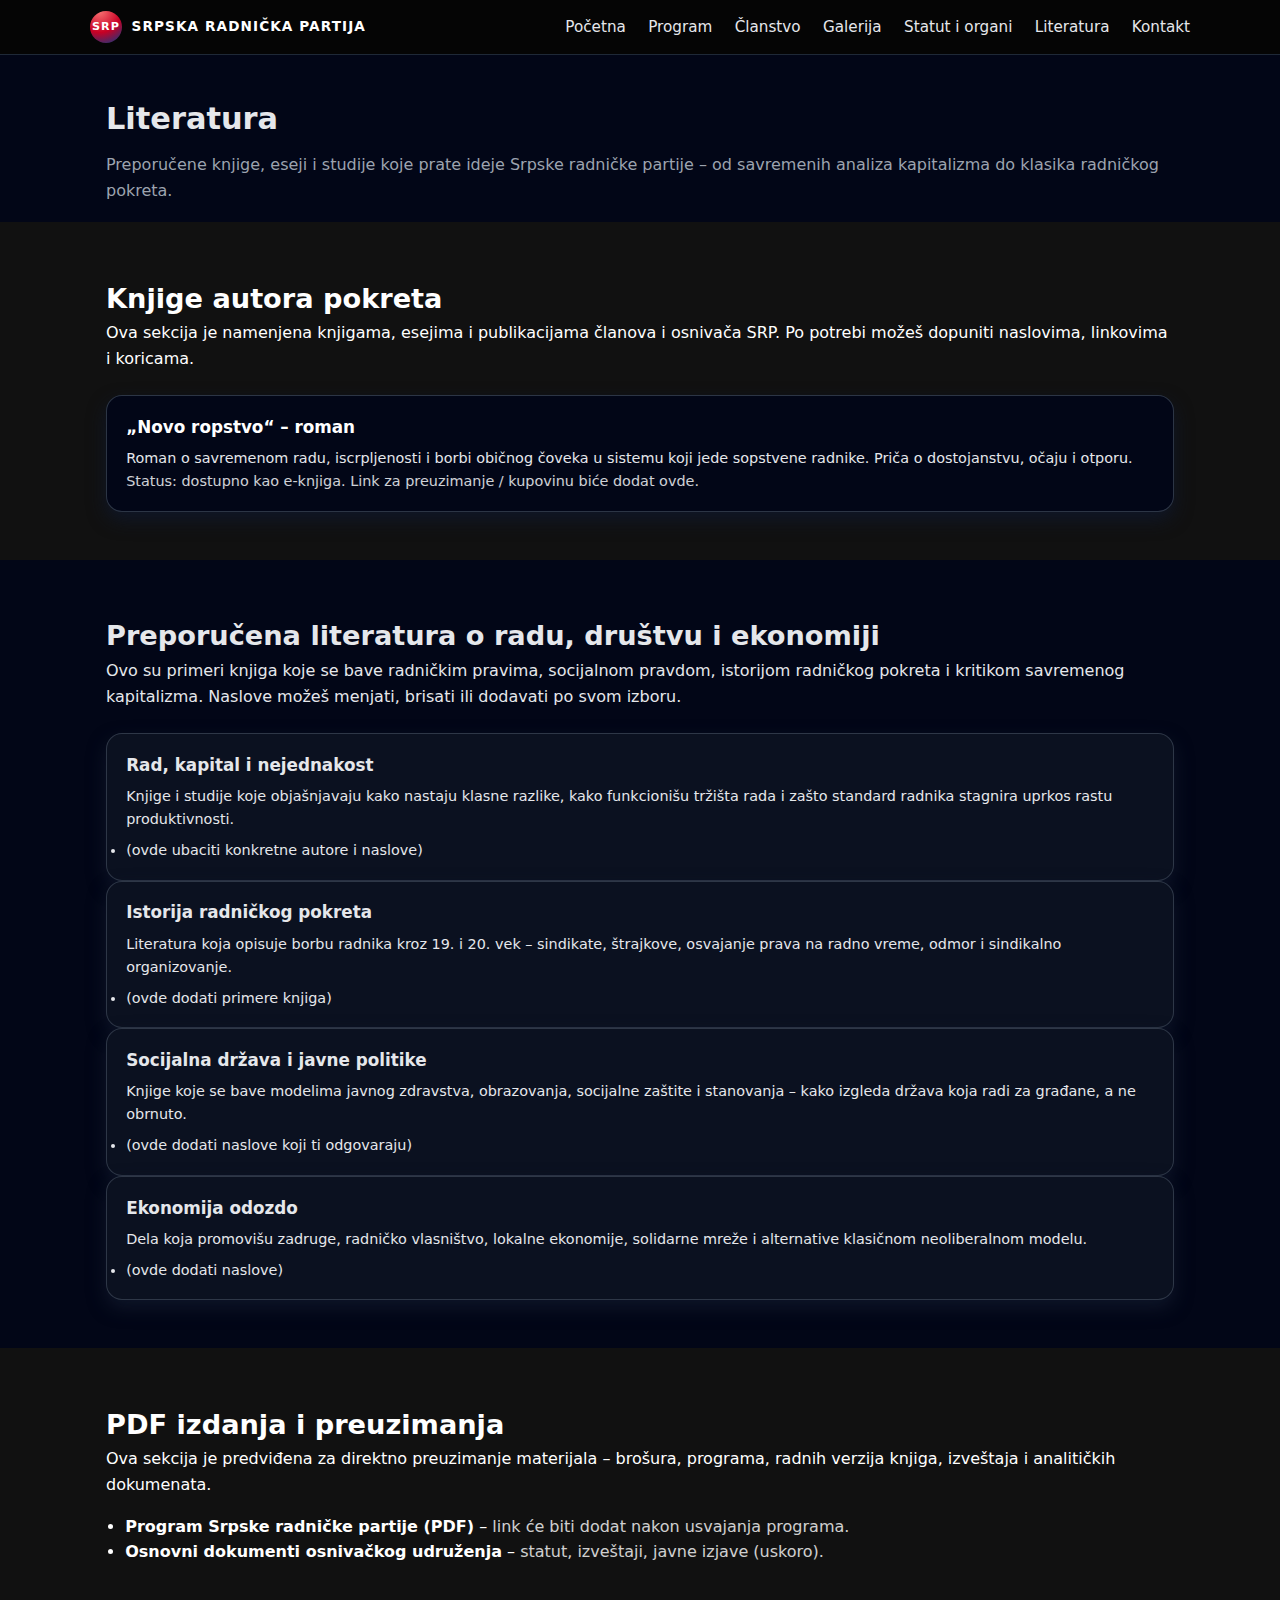
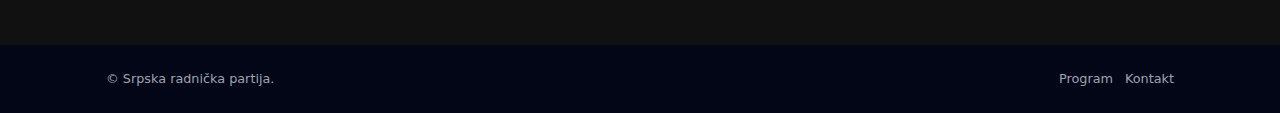
<file: literatura.html>
<!DOCTYPE html>
<html lang="sr">
<head>
  <meta charset="UTF-8" />
  <meta name="viewport" content="width=device-width, initial-scale=1" />

<title>Literatura-Srpska radnička partija – Za prava radnika</title>
<meta name="description" content="Srpska radnička partija je pokret radnika, nezaposlenih i ugroženih slojeva društva. Borimo se za dostojanstvo rada, socijalnu pravdu i efikasnu, ne-birokratsku državu." />

<link rel="canonical" href="https://novo-ropstvo.github.io/srpska-radnicka-partija/" />

<meta property="og:type" content="website">
<meta property="og:title" content="Srpska radnička partija – Za prava radnika">
<meta property="og:description" content="Pokret za prava radnika, socijalnu pravdu i efikasnu državu. Pročitaj program, preuzmi materijale i priključi se.">
<meta property="og:url" content="https://novo-ropstvo.github.io/srpska-radnicka-partija/">
<meta property="og:image" content="https://novo-ropstvo.github.io/srpska-radnicka-partija/images/logo.png">

<meta name="twitter:card" content="summary_large_image">
<meta name="twitter:title" content="Srpska radnička partija – Za prava radnika">
<meta name="twitter:description" content="Pokret za prava radnika i socijalnu pravdu.">
<meta name="twitter:image" content="https://novo-ropstvo.github.io/srpska-radnicka-partija/images/logo.png">

<meta name="twitter:card" content="summary_large_image">
<meta name="twitter:title" content="Srpska radnička partija – Za prava radnika">
<meta name="twitter:description" content="Pokret za prava radnika i socijalnu pravdu.">
<meta name="twitter:image" content="https://TVOJ-USERNAEM.github.io/srpska-radnicka-partija/images/logo.png">

  <title>Literatura – Srpska radnička partija</title>
  <meta name="viewport" content="width=device-width, initial-scale=1" />
  <link rel="stylesheet" href="style.css" />
</head>
<body>
  <header>
    <div class="container navbar">
      <a href="index.html" class="logo">
        <div class="logo-mark">SRP</div>
        <span>Srpska radnička partija</span>
      </a>
      <nav>
        <ul class="nav-links">
          <li><a href="index.html">Početna</a></li>
          <li><a href="program.html">Program</a></li>
          <li><a href="clanstvo.html">Članstvo</a></li>
          <li><a href="galerija.html">Galerija</a></li>
          <li><a href="statut.html">Statut i organi</a></li>
          <li><a href="literatura.html">Literatura</a></li>
          <li><a href="kontakt.html">Kontakt</a></li>
        </ul>
      </nav>
      <button class="burger" aria-label="Otvori meni">
        <span></span><span></span><span></span>
      </button>
    </div>
  </header>

  <main>
    <section class="page-hero">
      <div class="container">
        <h1>Literatura</h1>
        <p>
          Preporučene knjige, eseji i studije koje prate ideje Srpske radničke partije – 
          od savremenih analiza kapitalizma do klasika radničkog pokreta.
        </p>
      </div>
    </section>

    <section class="section">
      <div class="container">
        <!-- 1) Tvoje knjige -->
        <h2 class="section-title">Knjige autora pokreta</h2>
        <p style="margin-bottom:1.5rem;">
          Ova sekcija je namenjena knjigama, esejima i publikacijama članova i osnivača SRP. 
          Po potrebi možeš dopuniti naslovima, linkovima i koricama.
        </p>

        <div class="cards-grid">
          <!-- Primer kartice – slobodno izmeni/dupliraj -->
          <article class="card">
            <div class="card-body">
              <h3>„Novo ropstvo“ – roman</h3>
              <p>
                Roman o savremenom radu, iscrpljenosti i borbi običnog čoveka u sistemu 
                koji jede sopstvene radnike. Priča o dostojanstvu, očaju i otporu.
              </p>
              <!-- ako imaš sliku korica, ubaci: <img src="images/novo-ropstvo-korice.png" ...> -->
              <p style="font-size:0.9rem; opacity:0.9;">
                Status: dostupno kao e-knjiga. Link za preuzimanje / kupovinu biće dodat ovde.
              </p>
            </div>
          </article>

          <!-- Dodaj sledeće knjige ovako: -->
          <!--
          <article class="card">
            <div class="card-body">
              <h3>Naziv tvoje druge knjige</h3>
              <p>Kratak opis knjige...</p>
              <p style="font-size:0.9rem; opacity:0.9;">Link / izdavač / godina</p>
            </div>
          </article>
          -->
        </div>
      </div>
    </section>

    <section class="section" style="background:#020617; color:#e5e7eb;">
      <div class="container">
        <!-- 2) Preporučena literatura -->
        <h2 class="section-title">Preporučena literatura o radu, društvu i ekonomiji</h2>
        <p style="margin-bottom:1.5rem;">
          Ovo su primeri knjiga koje se bave radničkim pravima, socijalnom pravdom, 
          istorijom radničkog pokreta i kritikom savremenog kapitalizma. 
          Naslove možeš menjati, brisati ili dodavati po svom izboru.
        </p>

        <div class="cards-grid">
          <article class="card" style="background:#0b1120;">
            <div class="card-body">
              <h3>Rad, kapital i nejednakost</h3>
              <p>
                Knjige i studije koje objašnjavaju kako nastaju klasne razlike, 
                kako funkcionišu tržišta rada i zašto standard radnika stagnira 
                uprkos rastu produktivnosti.
              </p>
              <ul style="font-size:0.9rem; margin-top:0.5rem;">
                <li>(ovde ubaciti konkretne autore i naslove)</li>
              </ul>
            </div>
          </article>

          <article class="card" style="background:#0b1120;">
            <div class="card-body">
              <h3>Istorija radničkog pokreta</h3>
              <p>
                Literatura koja opisuje borbu radnika kroz 19. i 20. vek – sindikate,
                štrajkove, osvajanje prava na radno vreme, odmor i sindikalno organizovanje.
              </p>
              <ul style="font-size:0.9rem; margin-top:0.5rem;">
                <li>(ovde dodati primere knjiga)</li>
              </ul>
            </div>
          </article>

          <article class="card" style="background:#0b1120;">
            <div class="card-body">
              <h3>Socijalna država i javne politike</h3>
              <p>
                Knjige koje se bave modelima javnog zdravstva, obrazovanja, socijalne zaštite 
                i stanovanja – kako izgleda država koja radi za građane, a ne obrnuto.
              </p>
              <ul style="font-size:0.9rem; margin-top:0.5rem;">
                <li>(ovde dodati naslove koji ti odgovaraju)</li>
              </ul>
            </div>
          </article>

          <article class="card" style="background:#0b1120;">
            <div class="card-body">
              <h3>Ekonomija odozdo</h3>
              <p>
                Dela koja promovišu zadruge, radničko vlasništvo, lokalne ekonomije, 
                solidarne mreže i alternative klasičnom neoliberalnom modelu.
              </p>
              <ul style="font-size:0.9rem; margin-top:0.5rem;">
                <li>(ovde dodati naslove)</li>
              </ul>
            </div>
          </article>
        </div>
      </div>
    </section>

    <section class="section">
      <div class="container">
        <!-- 3) Mesto za linkove / PDF-ove -->
        <h2 class="section-title">PDF izdanja i preuzimanja</h2>
        <p style="margin-bottom:1rem;">
          Ova sekcija je predviđena za direktno preuzimanje materijala – 
          brošura, programa, radnih verzija knjiga, izveštaja i analitičkih dokumenata.
        </p>

        <ul style="list-style:disc; padding-left:1.2rem; line-height:1.6;">
          <li>
            <strong>Program Srpske radničke partije (PDF)</strong> – 
            <span style="opacity:0.8;">link će biti dodat nakon usvajanja programa.</span>
          </li>
          <li>
            <strong>Osnovni dokumenti osnivačkog udruženja</strong> – 
            <span style="opacity:0.8;">statut, izveštaji, javne izjave (uskoro).</span>
          </li>
          <!-- Dodaj konkretne linkove ovako:
          <li><a href="docs/ime-dokumenta.pdf" target="_blank">Naziv dokumenta (PDF)</a></li>
          -->
        </ul>
      </div>
    </section>
  </main>

  <footer>
    <div class="container footer-inner">
      <div>© Srpska radnička partija.</div>
      <div class="footer-links">
        <a href="program.html">Program</a>
        <a href="kontakt.html">Kontakt</a>
      </div>
    </div>
  </footer>

   <script>
    // Mobilni burger meni
    document.addEventListener("DOMContentLoaded", function () {
      var burger = document.querySelector(".burger");
      var navLinks = document.querySelector(".nav-links");

      if (!burger || !navLinks) return;

      burger.addEventListener("click", function () {
        navLinks.classList.toggle("open");
      });
    });
  </script>
</body>
</html>

</body>
</html>
</file>
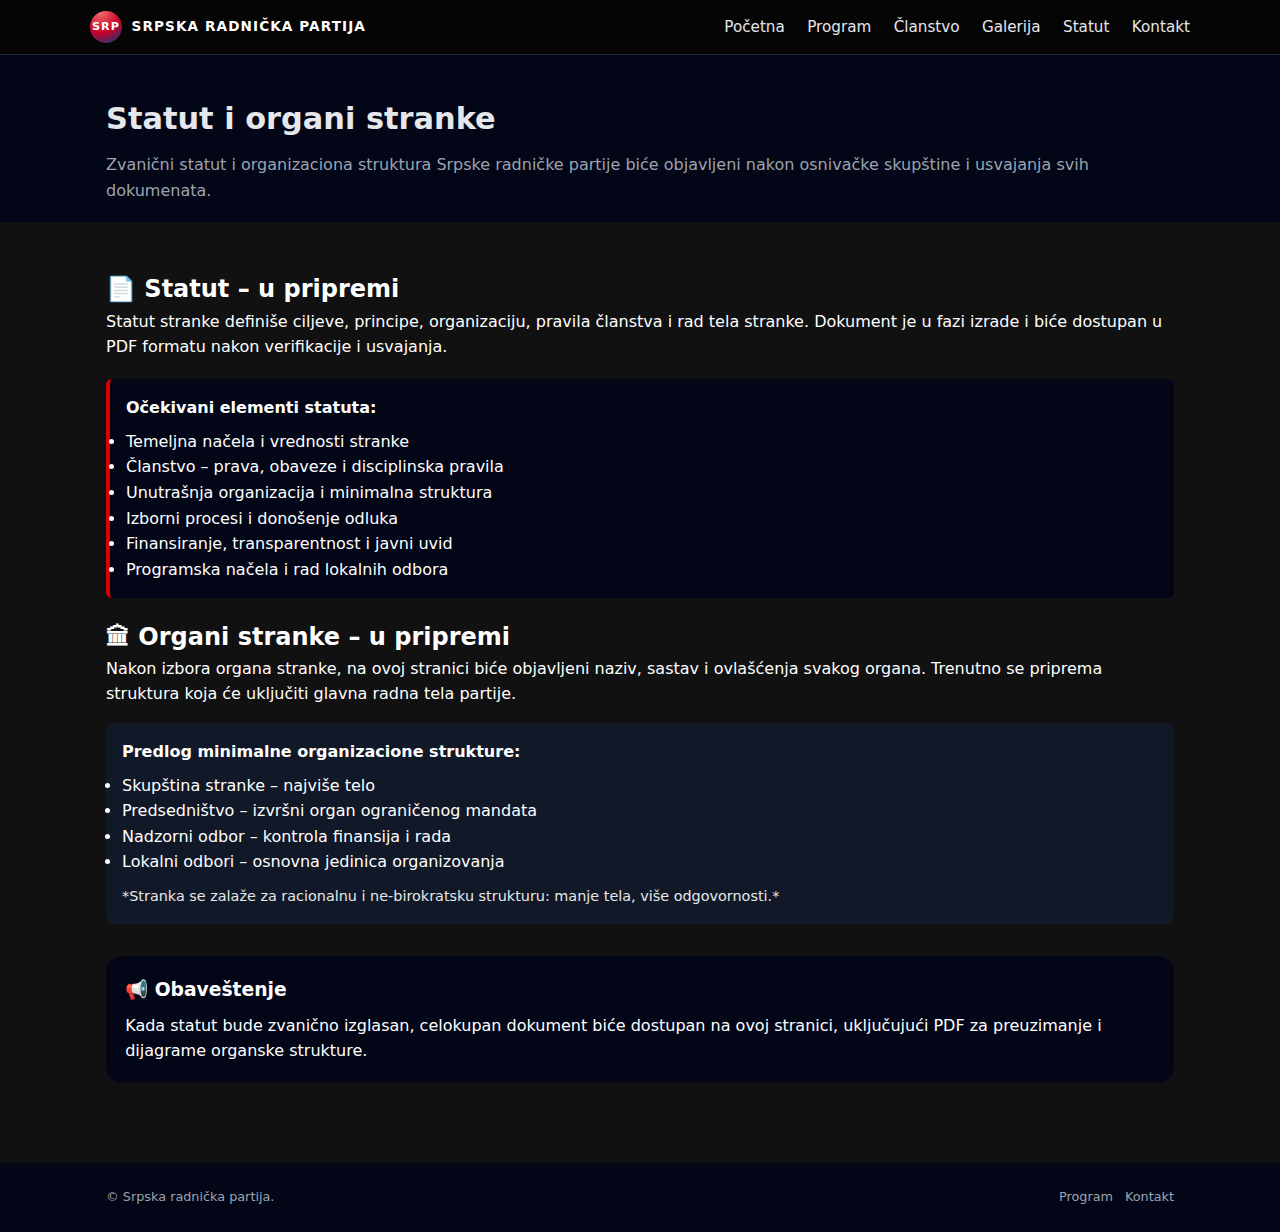
<file: statut.html>
<!DOCTYPE html>
<html lang="sr">
<head>
  <meta charset="UTF-8" />
  <meta name="viewport" content="width=device-width, initial-scale=1" />

<title>Statut-Srpska radnička partija – Za prava radnika</title>
<meta name="description" content="Srpska radnička partija je pokret radnika, nezaposlenih i ugroženih slojeva društva. Borimo se za dostojanstvo rada, socijalnu pravdu i efikasnu, ne-birokratsku državu." />

<link rel="canonical" href="https://novo-ropstvo.github.io/srpska-radnicka-partija/" />

<meta property="og:type" content="website">
<meta property="og:title" content="Srpska radnička partija – Za prava radnika">
<meta property="og:description" content="Pokret za prava radnika, socijalnu pravdu i efikasnu državu. Pročitaj program, preuzmi materijale i priključi se.">
<meta property="og:url" content="https://novo-ropstvo.github.io/srpska-radnicka-partija/">
<meta property="og:image" content="https://novo-ropstvo.github.io/srpska-radnicka-partija/images/logo.png">

<meta name="twitter:card" content="summary_large_image">
<meta name="twitter:title" content="Srpska radnička partija – Za prava radnika">
<meta name="twitter:description" content="Pokret za prava radnika i socijalnu pravdu.">
<meta name="twitter:image" content="https://novo-ropstvo.github.io/srpska-radnicka-partija/images/logo.png">


<meta name="twitter:card" content="summary_large_image">
<meta name="twitter:title" content="Srpska radnička partija – Za prava radnika">
<meta name="twitter:description" content="Pokret za prava radnika i socijalnu pravdu.">
<meta name="twitter:image" content="https://novo-ropstvo.github.io/srpska-radnicka-partija/images/logo.png">

  <title>Statut i organi stranke – Srpska radnička partija</title>
  <meta name="viewport" content="width=device-width, initial-scale=1" />
  <link rel="stylesheet" href="style.css" />
</head>
<body>
  <header>
    <div class="container navbar">
      <a href="index.html" class="logo">
        <div class="logo-mark">SRP</div>
        <span>Srpska radnička partija</span>
      </a>
      <nav>
        <ul class="nav-links">
          <li><a href="index.html">Početna</a></li>
          <li><a href="program.html">Program</a></li>
          <li><a href="clanstvo.html">Članstvo</a></li>
          <li><a href="galerija.html">Galerija</a></li>
          <li><a href="statut.html">Statut</a></li>
          <li><a href="kontakt.html">Kontakt</a></li>
        </ul>
      </nav>
      <button class="burger"><span></span><span></span><span></span></button>
    </div>
  </header>

  <main>
    <section class="page-hero">
      <div class="container">
        <h1>Statut i organi stranke</h1>
        <p>
          Zvanični statut i organizaciona struktura Srpske radničke partije biće objavljeni nakon
          osnivačke skupštine i usvajanja svih dokumenata.
        </p>
      </div>
    </section>

    <section class="section">
      <div class="container">

        <h2>📄 Statut – u pripremi</h2>
        <p>
          Statut stranke definiše ciljeve, principe, organizaciju, pravila članstva i rad tela stranke.
          Dokument je u fazi izrade i biće dostupan u PDF formatu nakon verifikacije i usvajanja.
        </p>

      <div style="margin:1.2rem 0; padding:1rem; border-left:4px solid #d00; background:#020617; border-radius:6px; color:white;">
  <strong>Očekivani elementi statuta:</strong>
  <ul style="margin-top:0.5rem; color:white;">
    <li>Temeljna načela i vrednosti stranke</li>
    <li>Članstvo – prava, obaveze i disciplinska pravila</li>
    <li>Unutrašnja organizacija i minimalna struktura</li>
    <li>Izborni procesi i donošenje odluka</li>
    <li>Finansiranje, transparentnost i javni uvid</li>
    <li>Programska načela i rad lokalnih odbora</li>
  </ul>
</div>


        <h2>🏛 Organi stranke – u pripremi</h2>
        <p>
          Nakon izbora organa stranke, na ovoj stranici biće objavljeni naziv, sastav i ovlašćenja
          svakog organa. Trenutno se priprema struktura koja će uključiti glavna radna tela partije.
        </p>

        <div style="margin-top:1rem; color:white; background:#111827; padding:1rem; border-radius:8px;">
  <p><strong>Predlog minimalne organizacione strukture:</strong></p>
  <ul style="margin-top:0.5rem;">
    <li>Skupština stranke – najviše telo</li>
    <li>Predsedništvo – izvršni organ ograničenog mandata</li>
    <li>Nadzorni odbor – kontrola finansija i rada</li>
    <li>Lokalni odbori – osnovna jedinica organizovanja</li>
  </ul>
  <p style="margin-top:0.6rem; font-size:0.9rem; opacity:0.9;">
    *Stranka se zalaže za racionalnu i ne-birokratsku strukturu: manje tela, više odgovornosti.*
  </p>
</div>


        <div style="margin-top:2rem; padding:1.2rem; background:#020617; color:white; border-radius:1rem;">
          <h3 style="margin-bottom:0.5rem;">📢 Obaveštenje</h3>
          <p>
            Kada statut bude zvanično izglasan, celokupan dokument biće dostupan na ovoj stranici,
            uključujući PDF za preuzimanje i dijagrame organske strukture.
          </p>
        </div>

      </div>
    </section>
  </main>

  <footer>
    <div class="container footer-inner">
      <div>© Srpska radnička partija.</div>
      <div class="footer-links">
        <a href="program.html">Program</a>
        <a href="kontakt.html">Kontakt</a>
      </div>
    </div>
  </footer>

    <script>
    // Mobilni burger meni
    document.addEventListener("DOMContentLoaded", function () {
      var burger = document.querySelector(".burger");
      var navLinks = document.querySelector(".nav-links");

      if (!burger || !navLinks) return;

      burger.addEventListener("click", function () {
        navLinks.classList.toggle("open");
      });
    });
  </script>
</body>
</html>

</body>
</html>
</file>
<file: style.css>
:root {
  --crvena: #c80024;
  --plava: #003f8c;
  --bela: #ffffff;
  --tamna: #111111;
  --siva: #f3f4f6;
  --tekst: #111827;
}

* {
  box-sizing: border-box;
  margin: 0;
  padding: 0;
}

html {
  scroll-behavior: smooth;
}

body {
  font-family: system-ui, -apple-system, BlinkMacSystemFont, "Segoe UI", sans-serif;
  background: var(--tamna);
  color: var(--bela);
  line-height: 1.6;
}

/* Layout */

.container {
  max-width: 1100px;
  margin: 0 auto;
  padding: 0 1rem;
}

/* Header i navigacija */

header {
  background: #050505;
  border-bottom: 1px solid #1f2937;
  position: sticky;
  top: 0;
  z-index: 40;
}

.navbar {
  display: flex;
  align-items: center;
  justify-content: space-between;
  padding: 0.7rem 0;
}

.logo {
  display: flex;
  align-items: center;
  gap: 0.6rem;
  font-weight: 700;
  text-transform: uppercase;
  letter-spacing: 0.08em;
  font-size: 0.85rem;
  text-decoration: none;
  color: var(--bela);
}

.logo-mark {
  width: 32px;
  height: 32px;
  border-radius: 999px;
  background: radial-gradient(circle at 30% 0, #f97373, var(--crvena) 55%, var(--plava) 100%);
  display: flex;
  align-items: center;
  justify-content: center;
  font-size: 0.7rem;
}

/* Linkovi u navigaciji */

.nav-links {
  display: flex;
  gap: 1.4rem;
  list-style: none;
}

.nav-links a {
  color: #e5e7eb;
  text-decoration: none;
  font-size: 0.95rem;
  position: relative;
}

.nav-links a::after {
  content: "";
  position: absolute;
  left: 0;
  bottom: -0.2rem;
  width: 0;
  height: 2px;
  background: var(--crvena);
  transition: width 0.2s ease;
}

.nav-links a:hover::after {
  width: 100%;
}

/* Burger meni */

.burger {
  display: none;
  background: transparent;
  border: none;
  cursor: pointer;
}

.burger span {
  display: block;
  width: 22px;
  height: 2px;
  background: #e5e7eb;
  margin: 4px 0;
  border-radius: 999px;
}

/* Hero sekcija */

.hero {
  background: radial-gradient(circle at top left, #10316b 0, #020617 40%, #050505 100%);
  color: #f9fafb;
  padding: 3.5rem 0 3rem;
}

.hero-inner {
  display: grid;
  grid-template-columns: minmax(0, 2.2fr) minmax(0, 1.6fr);
  gap: 2.5rem;
  align-items: center;
}

.hero-eyebrow {
  text-transform: uppercase;
  letter-spacing: 0.16em;
  font-size: 0.8rem;
  font-weight: 600;
  color: #bfdbfe;
}

.hero h1 {
  font-size: 2.6rem;
  margin: 0.75rem 0 0.5rem;
}

.hero h1 span {
  color: #f97373;
}

.hero-slogan {
  font-size: 1.05rem;
  margin-bottom: 1.2rem;
  color: #e5e7eb;
}

.hero-cta {
  display: flex;
  flex-wrap: wrap;
  gap: 0.75rem;
  margin-top: 1.1rem;
}

.hero-cta a {
  text-decoration: none;
}

.hero-badge {
  margin-top: 1.6rem;
  display: inline-flex;
  align-items: center;
  gap: 0.5rem;
  padding: 0.45rem 0.9rem;
  border-radius: 999px;
  border: 1px solid rgba(148, 163, 184, 0.7);
  font-size: 0.8rem;
  color: #e5e7eb;
}

.hero-badge-dot {
  width: 8px;
  height: 8px;
  border-radius: 999px;
  background: #22c55e;
}

/* Hero panel desno */

.hero-panel {
  background: radial-gradient(circle at top, #0b1120, #020617 55%, #000000 100%);
  border-radius: 1.25rem;
  padding: 1.5rem;
  border: 1px solid rgba(148, 163, 184, 0.6);
  box-shadow: 0 22px 50px rgba(0, 0, 0, 0.85);
}

.hero-panel h2 {
  font-size: 1rem;
  margin-bottom: 0.75rem;
}

.hero-pill-list {
  list-style: none;
  display: flex;
  flex-wrap: wrap;
  gap: 0.4rem;
  margin-bottom: 0.8rem;
}

.hero-pill-list li {
  font-size: 0.75rem;
  border-radius: 999px;
  padding: 0.3rem 0.7rem;
  background: rgba(15, 23, 42, 0.95);
  border: 1px solid rgba(148, 163, 184, 0.6);
}

.hero-panel-footnote {
  font-size: 0.75rem;
  color: #9ca3af;
}

/* Dugmad */

.btn {
  display: inline-flex;
  align-items: center;
  justify-content: center;
  padding: 0.65rem 1.3rem;
  border-radius: 999px;
  border: none;
  cursor: pointer;
  font-size: 0.95rem;
  font-weight: 600;
  text-decoration: none;
  transition: transform 0.1s ease, box-shadow 0.1s ease,
    background 0.15s ease, color 0.15s ease;
}

.btn-primary {
  background: var(--crvena);
  color: var(--bela);
  box-shadow: 0 10px 22px rgba(0, 0, 0, 0.5);
}

.btn-primary:hover {
  background: #a0001e;
  transform: translateY(-1px);
}

.btn-outline {
  border: 1px solid rgba(248, 250, 252, 0.4);
  color: #f9fafb;
  background: transparent;
}

.btn-outline:hover {
  background: rgba(15, 23, 42, 0.8);
  transform: translateY(-1px);
}

/* Sekcije */

.section {
  padding: 3rem 0;
}

.section-header {
  text-align: center;
  margin-bottom: 2rem;
}

.section-eyebrow {
  text-transform: uppercase;
  letter-spacing: 0.16em;
  font-size: 0.75rem;
  color: #9ca3af;
}

.section-title {
  font-size: 1.7rem;
  margin-top: 0.4rem;
}

.section-lead {
  margin-top: 0.5rem;
  color: #d1d5db;
  font-size: 0.98rem;
}

/* Kartice */

.cards {
  display: grid;
  grid-template-columns: repeat(3, minmax(0, 1fr));
  gap: 1.5rem;
}

.card {
  background: #020617;
  border-radius: 1rem;
  padding: 1.1rem 1.2rem;
  box-shadow: 0 8px 18px rgba(15, 23, 42, 0.9);
  border: 1px solid rgba(55, 65, 81, 0.8);
}

.card-kicker {
  font-size: 0.75rem;
  text-transform: uppercase;
  letter-spacing: 0.12em;
  color: #93c5fd;
  margin-bottom: 0.25rem;
}

.card h3 {
  font-size: 1.05rem;
  margin-bottom: 0.4rem;
}

.card p {
  font-size: 0.9rem;
  color: #e5e7eb;
}

.card-tag-row {
  display: flex;
  flex-wrap: wrap;
  gap: 0.35rem;
  margin-top: 0.6rem;
}

.tag {
  font-size: 0.7rem;
  padding: 0.2rem 0.6rem;
  border-radius: 999px;
  background: #0f172a;
  color: #cbd5f5;
}

/* Dvokolona */

.twocol {
  display: grid;
  grid-template-columns: minmax(0, 1.4fr) minmax(0, 1.1fr);
  gap: 2rem;
  align-items: flex-start;
}

.twocol ul {
  padding-left: 1rem;
}

.twocol li {
  margin-bottom: 0.35rem;
  font-size: 0.93rem;
}

/* Koraci */

.steps {
  display: grid;
  grid-template-columns: repeat(3, minmax(0, 1fr));
  gap: 1.5rem;
}

.step-number {
  width: 26px;
  height: 26px;
  border-radius: 999px;
  border: 2px solid var(--crvena);
  display: flex;
  align-items: center;
  justify-content: center;
  font-size: 0.8rem;
  font-weight: 700;
  margin-bottom: 0.4rem;
}

/* Footer */

footer {
  background: #020617;
  color: #9ca3af;
  padding: 1.5rem 0;
  margin-top: 2rem;
}

.footer-inner {
  display: flex;
  justify-content: space-between;
  gap: 1rem;
  align-items: center;
  font-size: 0.8rem;
}

.footer-links {
  display: flex;
  gap: 0.75rem;
}

.footer-links a {
  color: #9ca3af;
  text-decoration: none;
}

.footer-links a:hover {
  color: #e5e7eb;
}

/* Formulari */

form {
  background: #020617;
  border-radius: 1rem;
  padding: 1.5rem;
  box-shadow: 0 10px 22px rgba(15, 23, 42, 0.9);
  border: 1px solid rgba(55, 65, 81, 0.8);
}

.form-grid {
  display: grid;
  grid-template-columns: repeat(2, minmax(0, 1fr));
  gap: 1rem;
}

.form-group {
  display: flex;
  flex-direction: column;
  gap: 0.25rem;
  margin-bottom: 0.8rem;
}

label {
  font-size: 0.85rem;
  font-weight: 600;
}

input[type="text"],
input[type="email"],
input[type="tel"],
select,
textarea {
  border-radius: 0.6rem;
  border: 1px solid #374151;
  padding: 0.5rem 0.6rem;
  font-size: 0.9rem;
  font-family: inherit;
  background: #020617;
  color: #e5e7eb;
}

textarea {
  min-height: 120px;
  resize: vertical;
}

input:focus,
select:focus,
textarea:focus {
  outline: 2px solid #3b82f6;
  outline-offset: 1px;
}

.form-help {
  font-size: 0.75rem;
  color: #9ca3af;
}

/* Galerija */

.gallery-grid {
  display: grid;
  grid-template-columns: repeat(4, minmax(0, 1fr));
  gap: 0.75rem;
}

.gallery-item {
  border-radius: 0.9rem;
  overflow: hidden;
  background: #020617;
  aspect-ratio: 4 / 3;
  position: relative;
  cursor: pointer;
}

.gallery-item img {
  width: 100%;
  height: 100%;
  object-fit: cover;
  display: block;
}

.gallery-caption {
  position: absolute;
  left: 0;
  right: 0;
  bottom: 0;
  padding: 0.35rem 0.5rem;
  font-size: 0.75rem;
  background: linear-gradient(to top, rgba(0, 0, 0, 0.9), transparent);
  color: #e5e7eb;
}

/* Lightbox */

.lightbox {
  position: fixed;
  inset: 0;
  display: none;
  align-items: center;
  justify-content: center;
  z-index: 80;
}

.lightbox.open {
  display: flex;
}

.lightbox-backdrop {
  position: absolute;
  inset: 0;
  background: rgba(15, 23, 42, 0.85);
}

.lightbox-content {
  position: relative;
  max-width: min(900px, 96vw);
  max-height: 90vh;
  padding: 0.75rem;
  border-radius: 1rem;
  background: #020617;
  box-shadow: 0 25px 50px rgba(0, 0, 0, 0.7);
  display: flex;
  flex-direction: column;
  gap: 0.5rem;
  z-index: 1;
}

.lightbox-content img {
  max-width: 100%;
  max-height: 70vh;
  object-fit: contain;
  border-radius: 0.5rem;
}

.lightbox-close {
  position: absolute;
  top: 0.25rem;
  right: 0.35rem;
  border: none;
  background: transparent;
  color: #e5e7eb;
  font-size: 2rem;
  line-height: 1;
  cursor: pointer;
}

.lightbox-caption {
  color: #e5e7eb;
  font-size: 0.85rem;
  text-align: center;
  margin-top: 0.25rem;
}

/* Stranice – naslov */

.page-hero {
  padding: 2.5rem 0 1.2rem;
  background: #020617;
  color: #e5e7eb;
}

.page-hero h1 {
  font-size: 1.9rem;
}

.page-hero p {
  margin-top: 0.5rem;
  color: #9ca3af;
}

/* Responsivnost */

@media (max-width: 900px) {
  .hero-inner {
    grid-template-columns: minmax(0, 1fr);
  }

  .cards {
    grid-template-columns: repeat(2, minmax(0, 1fr));
  }

  .steps {
    grid-template-columns: repeat(2, minmax(0, 1fr));
  }

  .gallery-grid {
    grid-template-columns: repeat(3, minmax(0, 1fr));
  }

  .twocol {
    grid-template-columns: minmax(0, 1fr);
  }
}

@media (max-width: 700px) {
  .cards,
  .steps,
  .gallery-grid {
    grid-template-columns: minmax(0, 1fr);
  }

  .form-grid {
    grid-template-columns: minmax(0, 1fr);
  }

  .footer-inner {
    flex-direction: column;
    align-items: flex-start;
  }

  .hero {
    padding-top: 2.4rem;
  }

  .hero h1 {
    font-size: 2.1rem;
  }
}
/* Mobilna navigacija – drawer meni */
@media (max-width: 1024px) {

  .nav-links {
    display: none;
  }

  .nav-links.open {
    display: flex;
    transform: translateX(0);
  }

  .navbar {
    padding-right: 0.75rem;
  }

  .nav-links {
    position: fixed;
    top: 0;
    right: 0;
    height: 100vh;
    width: 72%;
    max-width: 280px;
    padding: 5rem 1.5rem 2rem;
    flex-direction: column;
    align-items: flex-start;
    background: #020617;
    box-shadow: -12px 0 30px rgba(0, 0, 0, 0.7);
    transform: translateX(100%);
    transition: transform 0.25s ease-out;
    z-index: 50;
  }

  .burger {
    display: inline-flex;
    flex-direction: column;
    justify-content: center;
    align-items: center;
    width: 40px;
    height: 40px;
    margin-left: auto;
    margin-right: 0.75rem;
    border-radius: 999px;
    background: rgba(15, 23, 42, 0.9);
    border: none;
    z-index: 60;
  }
}/* LIGHTBOX */
.lightbox {
  position: fixed;
  inset: 0;
  display: none;
  align-items: center;
  justify-content: center;
  z-index: 999;
}

.lightbox.open {
  display: flex;
}

.lightbox-backdrop {
  position: absolute;
  inset: 0;
  background: rgba(0, 0, 0, 0.75);
}

/* CONTENT */
.lightbox-content {
  position: relative;
  z-index: 1000;
  max-width: 90vw;
  max-height: 90vh;
  display: flex;
  align-items: center;
  justify-content: center;
}

.lightbox-content img {
  max-width: 90vw;
  max-height: 85vh;
  border-radius: 8px;
  transition: transform 0.3s ease, opacity 0.3s ease;
  cursor: zoom-in;
}

/* Fade animation */
.lb-fade {
  opacity: 1 !important;
}

/* Zoom */
.zoom {
  transform: scale(1.8);
  cursor: zoom-out !important;
}

/* BUTTONS */
.lightbox-close,
.lightbox-prev,
.lightbox-next {
  position: absolute;
  background: rgba(20,20,20,0.7);
  color: white;
  border: none;
  font-size: 2rem;
  width: 40px;
  height: 40px;
  border-radius: 50%;
  cursor: pointer;
}

.lightbox-close {
  top: 10px;
  right: 10px;
}

.lightbox-prev {
  left: 10px;
  top: 50%;
  transform: translateY(-50%);
}

.lightbox-next {
  right: 10px;
  top: 50%;
  transform: translateY(-50%);
}

.lightbox-caption {
  margin-top: 10px;
  text-align: center;
  color: white;
  font-size: 0.9rem;
}
</file>
